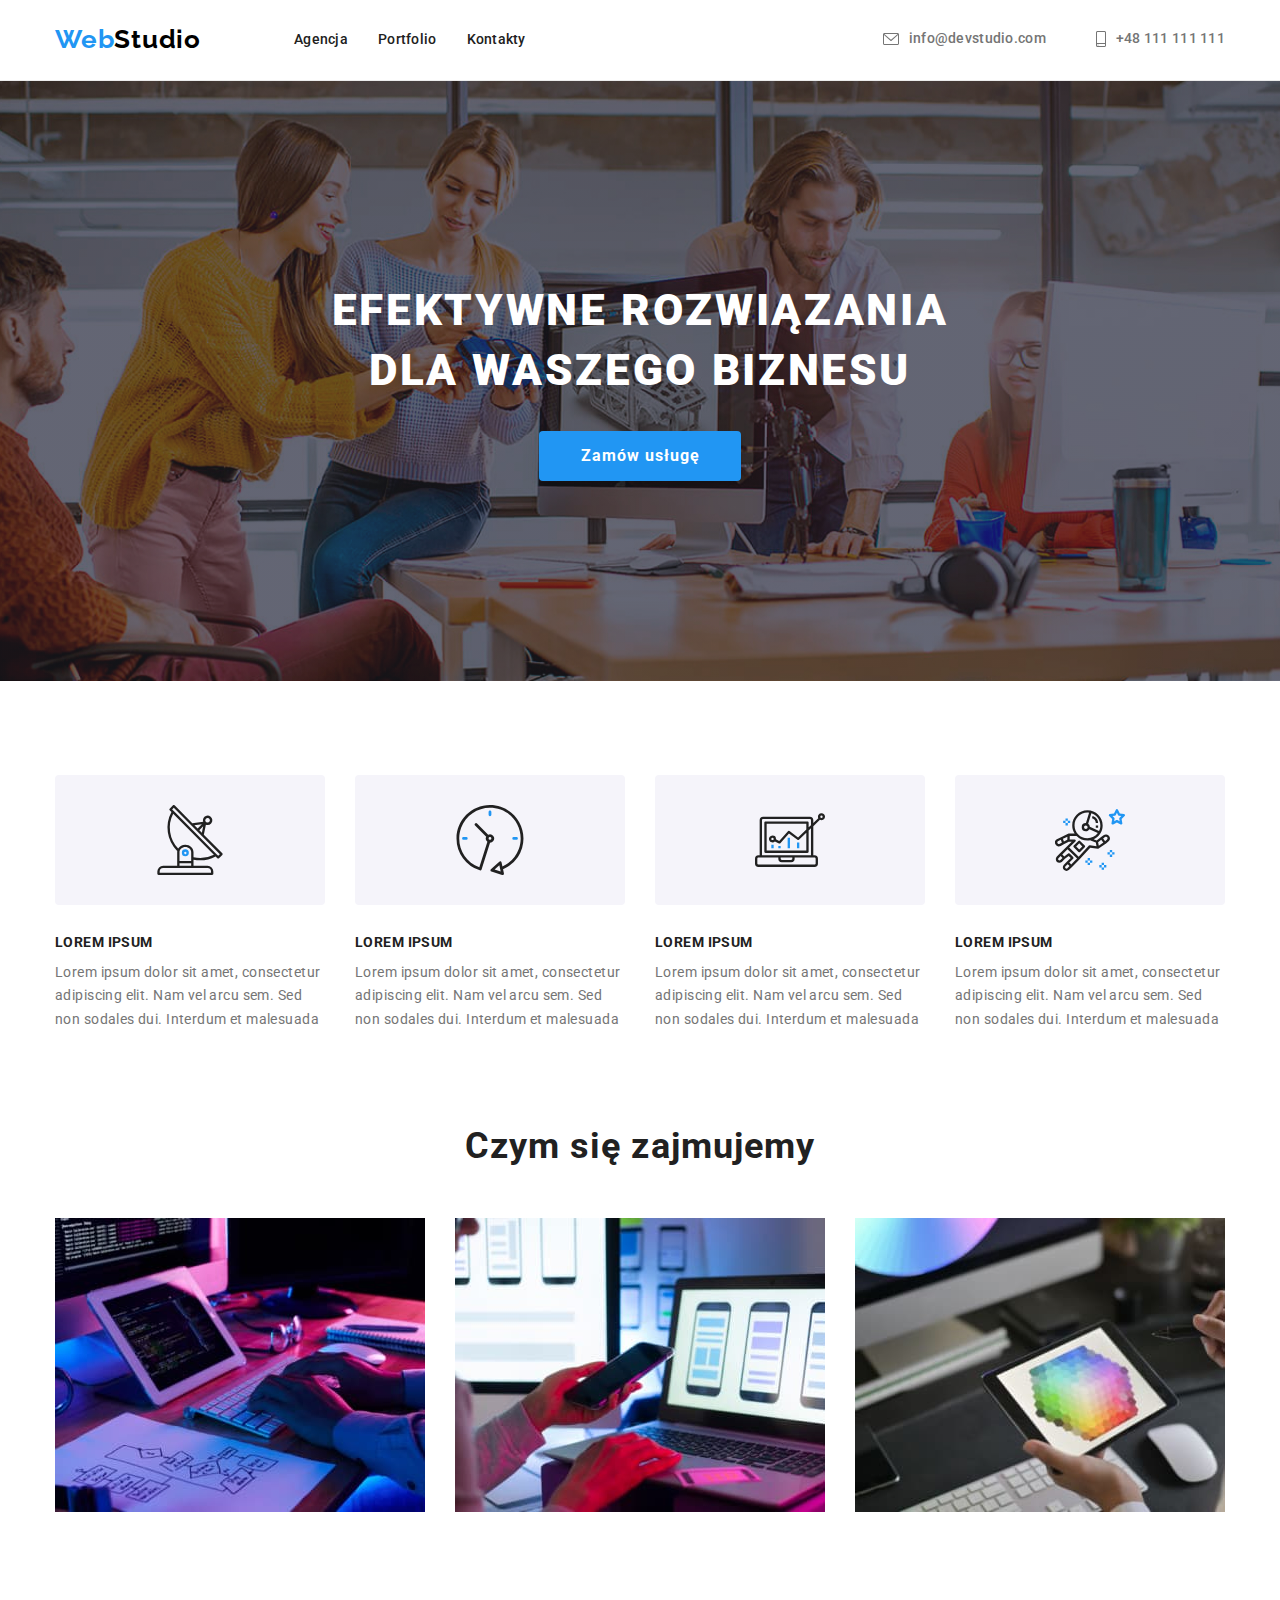
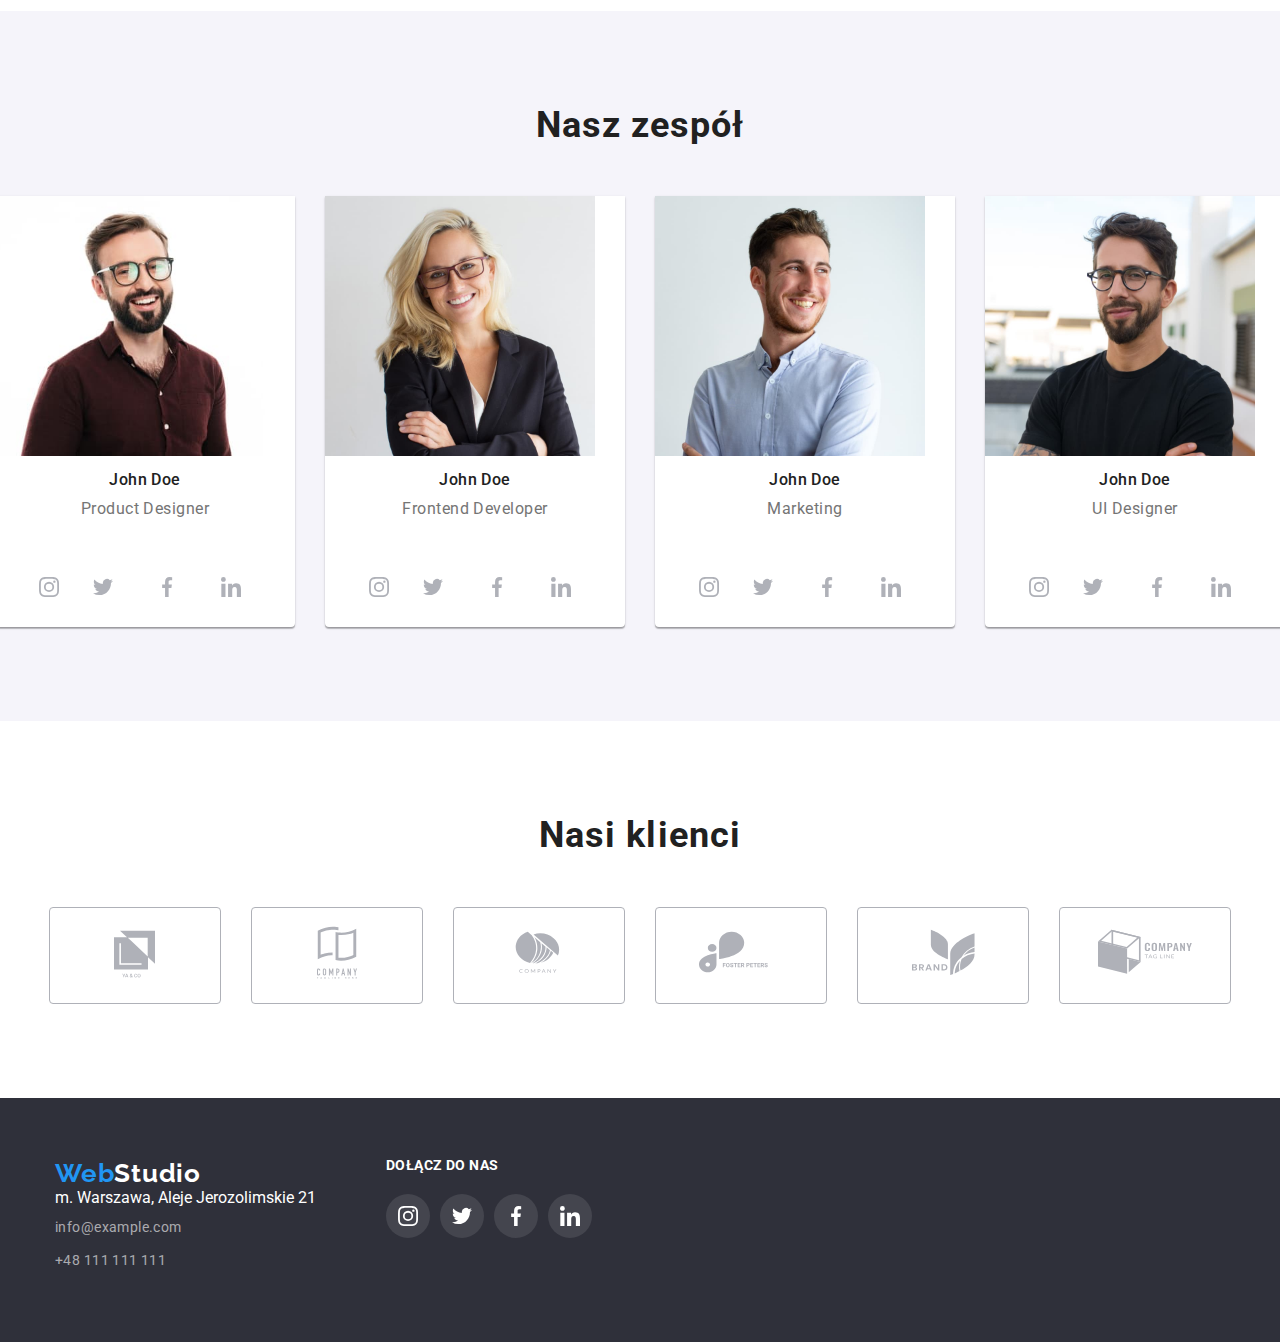
<file: index.html>
<!DOCTYPE html>
<html lang="pl">
    <head>
        <meta charset="utf-8" />
        <title>Studio</title>
        <link
            rel="stylesheet"
            href="https://cdnjs.cloudflare.com/ajax/libs/modern-normalize/1.0.0/modern-normalize.min.css"
        />
        <link rel="stylesheet" href="./css/styles.css" />
        <link rel="preconnect" href="https://fonts.googleapis.com" />
        <link rel="preconnect" href="https://fonts.gstatic.com" crossorigin />
        <link
            href="https://fonts.googleapis.com/css2?family=Raleway:wght@700&family=Roboto:wght@400;500;700;900&display=swap"
            rel="stylesheet"
        />
    </head>
    <body>
        <header class="page-header">
            <div class="container">
                <nav>

                
                    <a href="index.html"
                        >Web<span class="studio-black">Studio</span></a
                    >
                    <ul class="nav-list">
                        <li><a href="#">Agencja</a></li>
                        <li><a href="portfolio.html">Portfolio</a></li>
                        <li><a href="#">Kontakty</a></li>
                    </ul>
                </nav>
                <aside class="contacts">
                    <div class="mail">
                    <a href="mailto:info@devstudio.com"><svg class="envelope-icon" width="16" height="12">
                        <use href="./images/icons.svg#message"></use>
                    </svg>info@devstudio.com</a>
                    
                    </div>
                    <div class="tel">
                    <a href="tel:48111111111"><svg class="smartphone-icon" width="10" height="16">
                        <use href="./images/icons.svg#phone"></use>
                        </svg>+48 111 111 111</a>
                    </div>
                </aside>
            </div>
        </header>
        <main>
            <section class="section-content">
                <div class="container heading">
                    <h1 class="first-heading">
                        EFEKTYWNE ROZWIĄZANIA <br />
                        DLA WASZEGO BIZNESU
                    </h1>
                    <button class="order" type="button">
                        <span class="text-order">Zamów usługę</span>
                    </button>
                </div>
            </section>

            <section class="section-list">
                <div class="container">
                    <ul class="lorem-list">
                        <li>
                            <div class="our-atributes">
                                <svg width="70" height="70">
                                    <use href="./images/icons.svg#satelite"></use>
                                </svg>
                            </div>
                            <h3>LOREM IPSUM</h3>
                            <p>
                                Lorem ipsum dolor sit amet, consectetur
                                adipiscing elit. Nam vel arcu sem. Sed non
                                sodales dui. Interdum et malesuada
                            </p>
                        </li>
                        <li>
                            <div class="our-atributes">
                                <svg width="70" height="70">
                                    <use href="./images/icons.svg#clock"></use>
                                </svg>
                            </div>
                            <h3>LOREM IPSUM</h3>
                            <p>
                                Lorem ipsum dolor sit amet, consectetur
                                adipiscing elit. Nam vel arcu sem. Sed non
                                sodales dui. Interdum et malesuada
                            </p>
                        </li>
                        <li>
                            <div class="our-atributes">
                                <svg width="70" height="70">
                                    <use href="./images/icons.svg#diagram1"></use>
                                </svg>
                            </div>
                            <h3>LOREM IPSUM</h3>
                            <p>
                                Lorem ipsum dolor sit amet, consectetur
                                adipiscing elit. Nam vel arcu sem. Sed non
                                sodales dui. Interdum et malesuada
                            </p>
                        </li>
                        <li>
                            <div class="our-atributes">
                                <svg width="70" height="70">
                                    <use href="./images/icons.svg#astronaut"></use>
                                </svg>
                            </div>
                            <h3>LOREM IPSUM</h3>
                            <p>
                                Lorem ipsum dolor sit amet, consectetur
                                adipiscing elit. Nam vel arcu sem. Sed non
                                sodales dui. Interdum et malesuada
                            </p>
                        </li>
                    </ul>
                </div>
            </section>

            <section class="section">
                <h2 class="second-heading-one">Czym się zajmujemy</h2>
                <div class="container images">
                <ul class="images">
                    <li>
                        <img
                            src="images/tablet.jpg"
                            alt="tablet"
                            width="370"
                            height="294"
                        />
                    </li>
                    <li>
                        <img
                            src="images/laptop.jpg"
                            alt="laptop"
                            width="370"
                            height="294"
                        />
                    </li>
                    <li>
                        <img
                            src="images/telephone.jpg"
                            alt="telephone"
                            width="370"
                            height="294"
                        />
                    </li>
                </ul>
                </div>
            </section>

            <section class="section-cards">
                <h2 class="second-heading">Nasz zespół</h2>
                <div class="container">
                <ul class="cards">
                    <li>
                        <figure>
                            <img class="image"
                                src="images/p1.jpg"
                                alt="a man with glassess"
                                width="270"
                                height="260"
                            />
                            <figcaption class="job-list">
                                <h3>John Doe</h3>
                                <span>Product Designer</span>
                            </figcaption>
                        </figure>
                        <div class="social-media">
                        <a class="instagram-icon" href="#"><svg width="20" height="20">
                            <use href="./images/icons.svg#instagram"></use>
                        </svg></a>
                        <a class="twitter-icon" href="#"><svg width="20" height="20">
                            <use href="./images/icons.svg#twitter"></use>
                        </svg></a>
                        <a class="facebook-icon"><svg width="20" height="20">
                            <use href="./images/icons.svg#facebook"></use>
                        </svg></a>
                        <a class="linkedin-icon"><svg width="20" height="20">
                            <use href="./images/icons.svg#likedin"></use>
                        </svg></a>
                        </div>
                    </li>
                    <li>
                        <figure>
                            <img class="image"
                                src="images/p2.jpg"
                                alt="a woman with blond hair"
                                width="270"
                                height="260"
                            />
                            <figcaption class="job-list">
                                <h3>John Doe</h3>
                                <span>Frontend Developer</span>
                            </figcaption>
                        </figure>
                        <div class="social-media">
                            <a class="instagram-icon" href="#"><svg width="20" height="20">
                                <use href="./images/icons.svg#instagram"></use>
                            </svg></a>
                            <a class="twitter-icon" href="#"><svg width="20" height="20">
                                <use href="./images/icons.svg#twitter"></use>
                            </svg></a>
                            <a class="facebook-icon"><svg width="20" height="20">
                                <use href="./images/icons.svg#facebook"></use>
                            </svg></a>
                            <a class="linkedin-icon"><svg width="20" height="20">
                                <use href="./images/icons.svg#likedin"></use>
                            </svg></a>
                            </div>  
                    </li>
                    <li>
                        <figure>
                            <img class="image"
                                src="images/p3.jpg"
                                alt="a man in blue shirt"
                                width="270"
                                height="260"
                            />

                            <figcaption class="job-list">
                                <h3>John Doe</h3>
                                <span> Marketing</span>
                            </figcaption>
                        </figure>
                        <div class="social-media">
                            <a class="instagram-icon" href="#"><svg width="20" height="20">
                                <use href="./images/icons.svg#instagram"></use>
                            </svg></a>
                            <a class="twitter-icon" href="#"><svg width="20" height="20">
                                <use href="./images/icons.svg#twitter"></use>
                            </svg></a>
                            <a class="facebook-icon"><svg width="20" height="20">
                                <use href="./images/icons.svg#facebook"></use>
                            </svg></a>
                            <a class="linkedin-icon"><svg width="20" height="20">
                                <use href="./images/icons.svg#likedin"></use>
                            </svg></a>
                            </div>  
                    </li>
                    <li>
                        <figure>
                            <img class="image"
                                src="images/p4.jpg"
                                alt="a man in a T-shirt"
                                width="270"
                                height="260"
                            />
                            <figcaption class="job-list">
                                <h3>John Doe</h3>
                                <span> UI Designer</span>
                            </figcaption>
                        </figure>
                        <div class="social-media">
                            <a class="instagram-icon" href="#"><svg width="20" height="20">
                                <use href="./images/icons.svg#instagram"></use>
                            </svg></a>
                            <a class="twitter-icon" href="#"><svg width="20" height="20">
                                <use href="./images/icons.svg#twitter"></use>
                            </svg></a>
                            <a class="facebook-icon" href="#"><svg width="20" height="20">
                                <use href="./images/icons.svg#facebook"></use>
                            </svg></a>
                            <a class="linkedin-icon" href="#"><svg width="20" height="20">
                                <use href="./images/icons.svg#likedin"></use>
                            </svg></a>
                            </div>
                    </li>
                </ul>
                </div>
                <section class="section clients">
                    <h2 class="third-heading">Nasi klienci</h2>
                    <div>
                        <ul class="container-clients">
                            <li class="signs"><svg class="logos" width="106" height="61">
                            <use href="./images/icons.svg#logo1"></use>
                        </svg></li>
                        <li class="signs"><svg class="logos" width="106" height="61">
                            <use href="./images/icons.svg#logo2"></use>
                        </svg></li>
                        <li class="signs"><svg class="logos" width="106" height="60">
                            <use href="./images/icons.svg#logo3"></use>
                        </svg></li>
                        <li class="signs"><svg class="logos"  width="106" height="60">
                            <use href="./images/icons.svg#logo4"></use>
                        </svg></li>
                        <li class="signs"><svg class="logos" width="106" height="60">
                            <use href="./images/icons.svg#logo5"></use>
                        </svg></li>
                        <li class="signs"><svg class="logos" width="106" height="60">
                            <use href="./images/icons.svg#logo6"></use>
                        </svg></li>
                    </ul></div>

</section>

<footer class="footer-wrapper">
    
    <div class="container footer">
        <div class="two-elements">
   <div> <a class="logo" href="index.html"
        >Web<span class="studio-white">Studio</span></a
    >
    <address class="company-info">
        <span>m. Warszawa, Aleje Jerozolimskie 21</span>
        <div class="second-contacts">
            <a href="info@example.com">info@example.com</a>
            <a href="+48111111111">+48 111 111 111</a></div>
        </div>
        <div>
            <h4 class="join">DOŁĄCZ DO NAS</h4>
            <div class="join-us">
               <a class="join-us-svg" href="#"><svg width="20" height="20">
                <use href="./images/icons.svg#instagram"></use>
            </svg></a>
            <a class="join-us-svg" href="#"><svg width="20" height="20">
                <use href="./images/icons.svg#twitter"></use>
            </svg></a>
            <a class="join-us-svg" href="#"><svg width="20" height="20">
                <use href="./images/icons.svg#facebook"></use>
            </svg></a>
            <a class="join-us-svg" href="#"><svg width="20" height="20">
                <use class="join-us-svg" href="./images/icons.svg#likedin"></use>
            </svg></a></div>
            </div>
        </div>
            </address>
</div>
</div>
</footer>
</body>
</html>
</file>
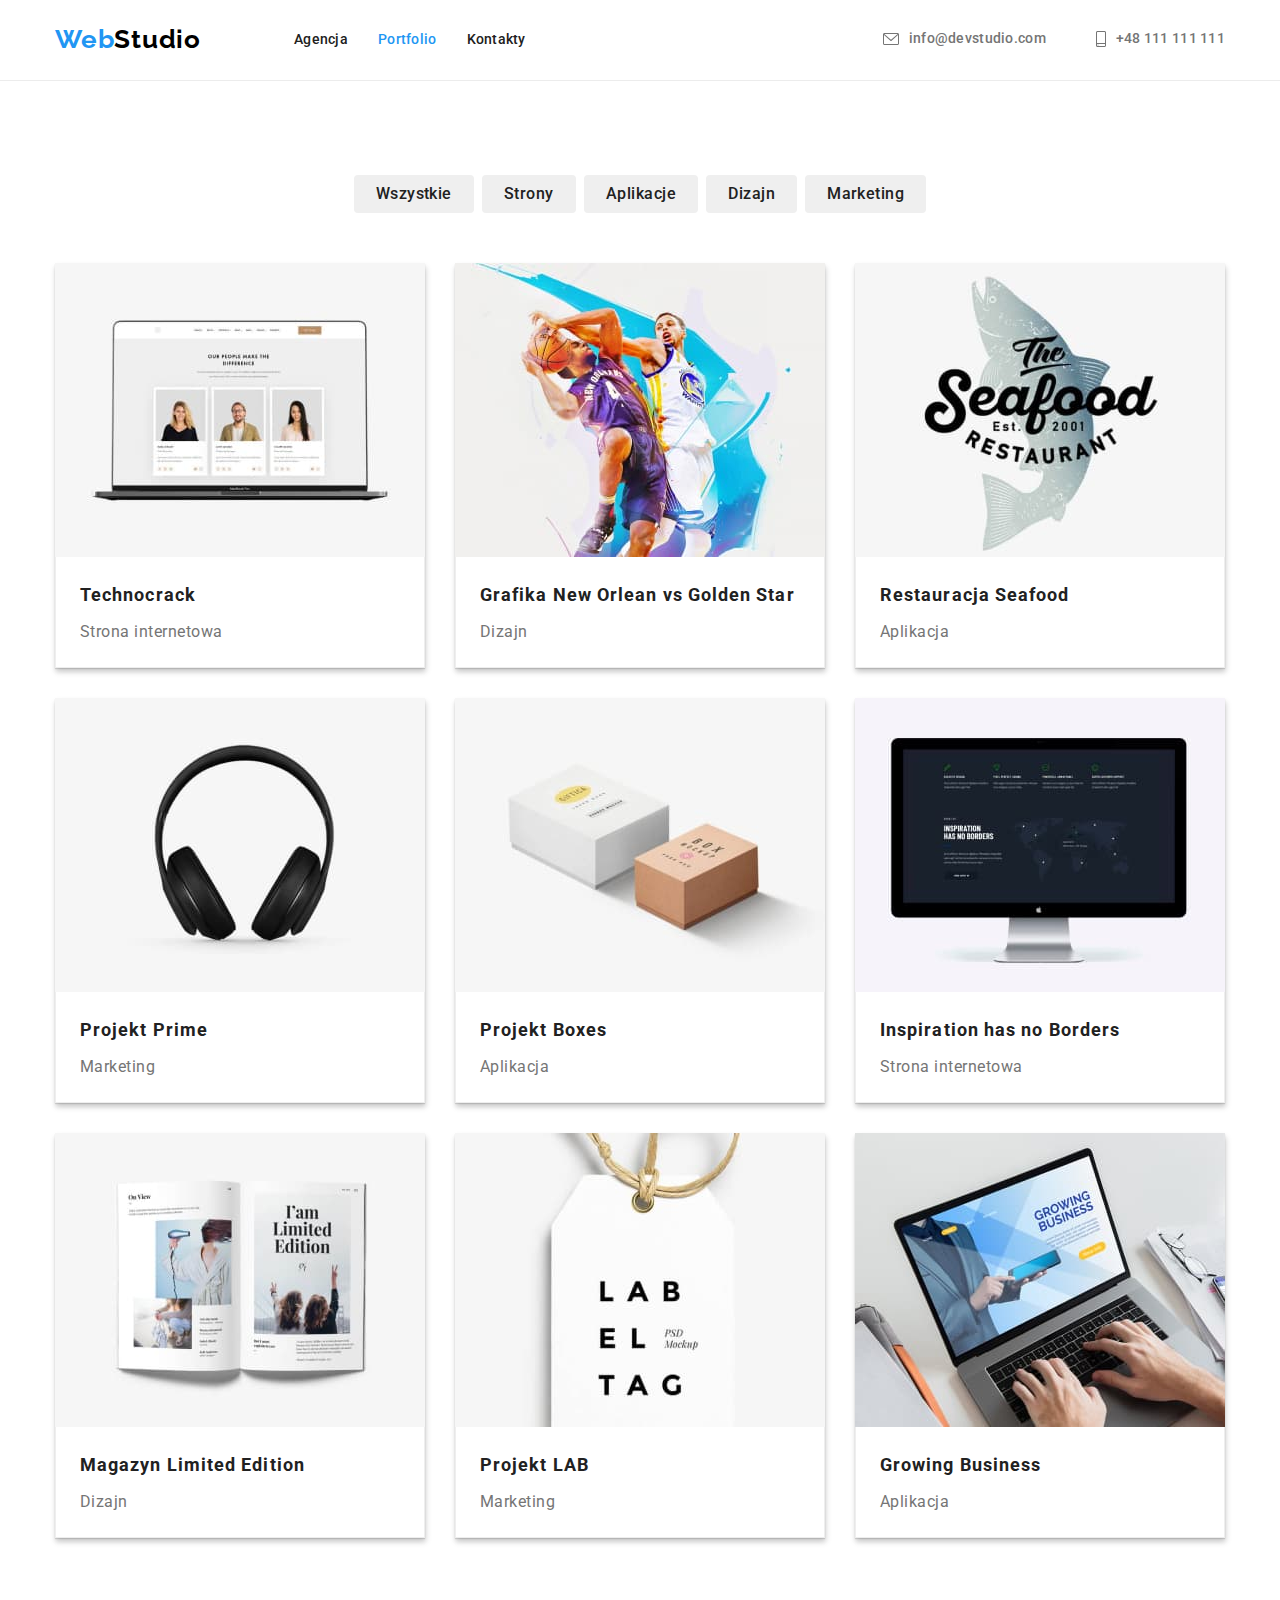
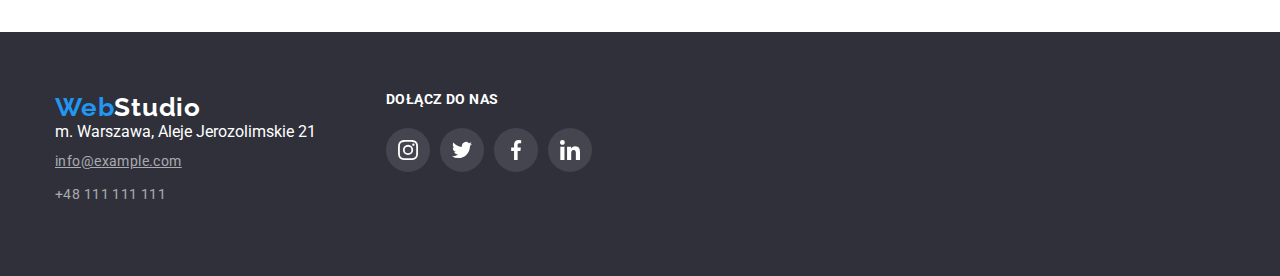
<file: portfolio.html>
<!DOCTYPE html>
<html lang="pl">
    <head>
        <meta charset="utf-8" />
        <title>Portfolio</title>
        <link
            rel="stylesheet"
            href="https://cdnjs.cloudflare.com/ajax/libs/modern-normalize/1.0.0/modern-normalize.min.css"
        />
        <link rel="stylesheet" href="./css/styles.css" />
        <link rel="preconnect" href="https://fonts.googleapis.com" />
        <link rel="preconnect" href="https://fonts.gstatic.com" crossorigin />
        <link
            href="https://fonts.googleapis.com/css2?family=Raleway:wght@700&family=Roboto:wght@400;500;700;900&display=swap"
            rel="stylesheet"
        />
    </head>
    <body>
        <header class="page-header">
            <div class="container header">
                <nav>
                    <a href="index.html"
                        >Web<span class="studio-black">Studio</span></a
                    >
                    <ul class="nav-list">
                        <li><a href="#">Agencja</a></li>
                        <li>
                            <a class="nav-link" href="portfolio.html"
                                >Portfolio</a
                            >
                        </li>
                        <li><a href="#">Kontakty</a></li>
                    </ul>
                </nav>
                <aside class="contacts">
                    <div class="mail">
                    <a href="mailto:info@devstudio.com"><svg class="envelope-icon" width="16" height="12">
                        <use href="./images/icons.svg#message"></use>
                    </svg>info@devstudio.com</a>
                    
                    </div>
                    <div class="tel">
                    <a href="tel:48111111111"><svg class="smartphone-icon" width="10" height="16">
                        <use href="./images/icons.svg#phone"></use>
                        </svg>+48 111 111 111</a>
                    </div>
                </aside>
            </div>
        </header>
        <main>
            <div class="container buttons">
                <ul class="button-list">
                    <li><button type="button">Wszystkie</button></li>
                    <li><button type="button">Strony</button></li>
                    <li><button type="button">Aplikacje</button></li>
                    <li><button type="button">Dizajn</button></li>
                    <li><button type="button">Marketing</button></li>
                </ul>
            </div>
            <section class="section-portfolio">
                <div class="container list">
                    <ul class="project-list">
                        <li class="project-list-item">
                            <figure class="figure-item">
                                <img
                                    class="image"
                                    src="images/three-people.jpg"
                                    alt="photos of three people"
                                    width="370"
                                    height="294"
                                />
                                <figcaption class="figcaption-item">
                                    <h3>Technocrack</h3>
                                    <span>Strona internetowa</span>
                                </figcaption>
                            </figure>
                        </li>
                        <li class="project-list-item">
                            <figure>
                                <img class="image"
                                    src="images/basketballers.jpg"
                                    alt="basketball players in action"
                                    width="370"
                                    height="294"
                                />
                                <figcaption class="figcaption-item">
                                    <h3>Grafika New Orlean vs Golden Star</h3>
                                    <span>Dizajn</span>
                                </figcaption>
                            </figure>
                        </li>

                        <li class="project-list-item">
                            <figure>
                                <img class="image"
                                    src="images/seafood-restaurant.jpg"
                                    alt="a logo of the seafood restaurant "
                                    width="370"
                                    height="294"
                                />

                                <figcaption class="figcaption-item" >
                                    <h3>Restauracja Seafood</h3>
                                    <span>Aplikacja</span>
                                </figcaption>
                            </figure>
                        </li>
                        <li class="project-list-item">
                            <figure>
                                <img class="image"
                                    src="images/headphones.jpg"
                                    alt="a photo of the headphones"
                                    width="370"
                                    height="294"
                                />
                                <figcaption class="figcaption-item"">
                                    <h3>Projekt Prime</h3>
                                    <span>Marketing</span>
                                </figcaption>
                            </figure>
                        </li>
                        <li class="project-list-item">
                            <figure>
                                <img class="image"
                                    src="images/boxes.jpg"
                                    alt="a photo of two different boxes"
                                    width="370"
                                    height="294"
                                />
                                <figcaption class="figcaption-item">
                                    <h3>Projekt Boxes</h3>
                                    <span>Aplikacja</span>
                                </figcaption>
                            </figure>
                        </li>
                        <li class="project-list-item">
                            <figure>
                                <img class="image"
                                    src="images/screen.jpg"
                                    alt="a photo of a screen"
                                    width="370"
                                    height="294"
                                />
                                <figcaption class="figcaption-item"">
                                    <h3>Inspiration has no Borders</h3>
                                    <span>Strona internetowa</span>
                                </figcaption>
                            </figure>
                        </li>
                        <li class="project-list-item">
                            <figure>
                                <img class="image"
                                    src="images/book.jpg"
                                    alt="a photo of a book"
                                    width="370"
                                    height="294"
                                />
                                <figcaption class="figcaption-item">
                                    <h3>Magazyn Limited Edition</h3>
                                    <span>Dizajn</span>
                                </figcaption>
                            </figure>
                        </li>
                        <li class="project-list-item">
                            <figure>
                                <img class="image"
                                    src="images/label.jpg"
                                    alt="a photo of a label tag"
                                    width="370"
                                    height="294"
                                />
                                <figcaption class="figcaption-item" >
                                    <h3>Projekt LAB</h3>
                                    <span>Marketing</span>
                                </figcaption>
                            </figure>
                        </li>
                        <li class="project-list-item">
                            <figure>
                                <img class="image"
                                    src="images/notebook.jpg"
                                    alt="a photo of a notebook"
                                    width="370"
                                    height="294"
                                />
                                <figcaption class="figcaption-item" >
                                    <h3>Growing Business</h3>
                                    <span>Aplikacja</span>
                                </figcaption>
                            </figure>
                        </li>
                    </ul>
                </div>
            </section>
        </main>
        <footer class="footer-wrapper">
    
            <div class="container footer">
                <div class="two-elements">
           <div> <a class="logo" href="index.html"
                >Web<span class="studio-white">Studio</span></a
            >
            <address class="company-info">
                <span>m. Warszawa, Aleje Jerozolimskie 21</span>
                <div class="second-contacts">
                    <a href="info@example.com"><span>info@example.com</span></a>
                    <a href="+48111111111">+48 111 111 111</a></div>
                </div>
                <div>
                    <h4 class="join">DOŁĄCZ DO NAS</h4>
                    <div class="join-us">
                       <a class="join-us-svg" href="#"><svg width="20" height="20">
                        <use href="./images/icons.svg#instagram"></use>
                    </svg></a>
                    <a class="join-us-svg" href="#"><svg width="20" height="20">
                        <use href="./images/icons.svg#twitter"></use>
                    </svg></a>
                    <a class="join-us-svg" href="#"><svg width="20" height="20">
                        <use href="./images/icons.svg#facebook"></use>
                    </svg></a>
                    <a class="join-us-svg" href="#"><svg width="20" height="20">
                        <use class="join-us-svg" href="./images/icons.svg#likedin"></use>
                    </svg></a></div>
                    </div>
                </div>
                    </address>
        </div>
        </div>
        </footer>
        </body>
        </html>
</file>
<file: css/styles.css>
:root {
    --dodgerblue: #2196f3;
    --black: #000000;
    --white: #ffffff;
    --darkgrey: #212121;
    --lightgrey: #757575;
    --verydarkgrey: #2f303a;
    --clearwhite: #ffffff99;
    --verylightgrey: #afb1b8;
    --greybeinggradient: rgba(47, 48, 58, 0.4);
}
body {
    font-family: 'Roboto', sans-serif;
    color: var(--darkgrey);
}
ul,
p,
h1,
h2,
h3,
h4,
figure {
    margin: 0;
    padding: 0;
}
.container {
    max-width: 1200px;
    margin: 0 auto;
    padding: 0 15px;
}
.section-content {
    max-width: 1600px;
    margin: 0 auto;
    background-image: linear-gradient(
            var(--greybeinggradient),
            var(--greybeinggradient)
        ),
        url('../images/office.jpg');
    background-repeat: no-repeat;
    background-position: center;
    background-size: cover;
    background-color: var(--verydarkgrey);
}
.contacts a {
    text-decoration: none;
    font-weight: 500;
    font-size: 14px;
    line-height: 1.14;
    letter-spacing: 0.02em;
    color: var(--lightgrey);
}
.contacts a:hover,
.contacts a:focus {
    color: var(--dodgerblue);
}
.mail a:hover svg {
    fill: var(--dodgerblue);
}
.mail a:focus svg {
    fill: var(--dodgerblue);
}
.envelope-icon {
    fill: var(--lightgrey);
}
.envelope-icon:hover,
.envelope-icon:focus {
    fill: var(--dodgerblue);
}
.tel a:hover svg {
    fill: var(--dodgerblue);
}
.tel a:hover svg {
    fill: var(--dodgerblue);
}

.smartphone-icon {
    fill: var(--lightgrey);
}
.smartphone-icon:hover,
.smartphone-icon:focus {
    fill: var(--dodgerblue);
}
.mail a {
    display: flex;
    align-items: center;
    gap: 10px;
}
.tel a {
    display: flex;
    align-items: center;
    gap: 10px;
}
.our-atributes {
    display: flex;
    align-items: center;
    justify-content: center;
    gap: 30px;
    padding-bottom: 30px;
    border-radius: 4px;
    background-color: #f5f4fa;
    padding: 30px 0px;
    margin-bottom: 30px;
}
.logos {
    fill: #afb1b8;
}
.signs {
    padding: 15px 32px;
    border: 1px solid #afb1b8;
    border-radius: 4px;
}

.signs:hover,
.signs:focus {
    border-color: var(--dodgerblue);
    cursor: pointer;
}
.signs:hover svg,
.signs:focus svg {
    fill: var(--dodgerblue);
}

.clients {
    background-color: var(--white);
}
.container-clients {
    display: flex;
    gap: 30px;
    align-items: center;
    justify-content: center;
    list-style: none;
}

.social-media {
    display: flex;
    align-items: center;
    justify-content: space-between;
    gap: 10px;
    margin-top: 16px;
    margin-bottom: 18px;
    margin-left: 32px;
    margin-right: 32px;
}
.join {
    font-style: normal;
    font-style: bold;
    font-size: 14px;
    line-height: 1.14;
    letter-spacing: 0.03em;
    color: var(--white);
    padding-bottom: 20px;
}
.join-us {
    gap: 10px;
    display: flex;
}
.join-us-svg {
    background: rgba(255, 255, 255, 0.1);
    width: 44px;
    height: 44px;
    border-radius: 50%;
    display: flex;
    justify-content: center;
    align-items: center;
    fill: var(--white);
}
.join-us-svg:hover,
.join-us-svg:focus {
    background-color: var(--dodgerblue);
    cursor: pointer;
}
.instagram-icon {
    fill: var(--verylightgrey);
    width: 44px;
    height: 44px;
    border-radius: 50%;
    display: flex;
    justify-content: center;
    align-items: center;
}
.instagram-icon:hover,
.instagram-icon:focus {
    background-color: var(--dodgerblue);
    cursor: pointer;
}
.instagram-icon:hover svg {
    fill: var(--white);
}

.twitter-icon {
    margin-right: 10px;
    fill: var(--verylightgrey);
    width: 44px;
    height: 44px;
    border-radius: 50%;
    display: flex;
    justify-content: center;
    align-items: center;
}
.twitter-icon:hover,
.twitter-icon:focus {
    background-color: var(--dodgerblue);
    cursor: pointer;
}
.twitter-icon:hover svg {
    fill: var(--white);
}
.facebook-icon {
    margin-right: 10px;
    fill: var(--verylightgrey);
    width: 44px;
    height: 44px;
    border-radius: 50%;
    display: flex;
    justify-content: center;
    align-items: center;
}
.facebook-icon:hover,
.facebook-icon:focus {
    background-color: var(--dodgerblue);
    cursor: pointer;
}
.facebook-icon:hover svg {
    fill: var(--white);
}
.linkedin-icon {
    margin-right: 10px;
    fill: var(--verylightgrey);
    width: 44px;
    height: 44px;
    border-radius: 50%;
    display: flex;
    justify-content: center;
    align-items: center;
}
.linkedin-icon:hover,
.linkedin-icon:focus {
    background-color: var(--dodgerblue);
    cursor: pointer;
}
.linkedin-icon:hover svg {
    fill: var(--white);
}
.instagram {
    margin-right: 10px;
    border-radius: 50%;
    fill: var(--white);
    background-color: var(--verylightgrey);
}
.instagram:hover,
.instagram:focus {
    background-color: var(--dodgerblue);
}
.twitter {
    margin-right: 10px;
    fill: var(--white);
}
.twitter:hover,
.twitter:focus {
    fill: var(--dodgerblue);
}
.facebook {
    margin-right: 10px;
    fill: var(--white);
}
.facebook:hover,
.facebook:focus {
    fill: var(--dodgerblue);
}

.linkedin {
    margin-right: 10px;
    fill: var(--white);
}
.linkedin:hover,
.linkedin:focus {
    fill: var(--dodgerblue);
}

.heading {
    display: flex;
    flex-direction: column;
    align-items: center;
    padding-top: 200px;
    padding-bottom: 200px;
}
.first-heading {
    font-weight: 900;
    font-size: 44px;
    line-height: 1.36;
    letter-spacing: 0.06em;
    text-transform: uppercase;
    color: var(--white);
    text-align: center;
    padding-bottom: 30px;
}
.order {
    display: flex;
    flex-wrap: nowrap;
    align-items: center;
    height: 50px;
    background-color: var(--dodgerblue);
    box-shadow: 0px 4px 4px rgba(0, 0, 0, 0.15);
    border-radius: 4px;
    outline: none;
    border: none;
    cursor: pointer;
    padding: 10px 41px 10px 42px;
}
.text-order {
    font-weight: 700;
    font-size: 16px;
    line-height: 1.88;
    text-align: center;
    letter-spacing: 0.06em;
    color: var(--white);
}

.section {
    padding: 94px 0;
}
.page-header {
    border-bottom-width: 1px;
    border-bottom-style: solid;
    border-bottom-color: #ececec;
}
.page-header > .container {
    display: flex;
    align-items: center;
    justify-content: space-between;
    padding-top: 24px;
    padding-bottom: 25px;
}
.page-header > .container > nav {
    display: flex;
    gap: 93px;
    align-items: center;
}
.page-header > .container > aside {
    display: flex;
    gap: 50px;
}
.page-header > .container > nav > .nav-list {
    display: flex;
    gap: 30px;
}
.page-header > .container > nav > a {
    font-family: 'Raleway';
    font-weight: 700;
    font-size: 26px;
    line-height: 1.19;
    /* identical to box height */
    letter-spacing: 0.03em;
    color: var(--dodgerblue);
    text-decoration: none;
}
.lorem-list {
    display: flex;
    list-style: none;
    justify-content: center;
    gap: 30px;
}
.list {
    padding-bottom: 0px;
}

.lorem-list h3 {
    font-weight: 700;
    font-size: 14px;
    line-height: 1.14;
    letter-spacing: 0.03em;
    text-transform: uppercase;
    color: var(--darkgrey);
    padding-bottom: 10px;
}

.lorem-list p {
    font-size: 14px;
    line-height: 1.71;
    letter-spacing: 0.03em;
    color: var(--lightgrey);
    gap: 30px;
    justify-content: flex-start;
}

.studio-black {
    color: var(--black);
}
.studio-white {
    color: var(--white);
}

.nav-list {
    list-style: none;
}
.nav-list a {
    color: var(--darkgrey);
    text-decoration: none;
    font-weight: 500;
    font-size: 14px;
    line-height: 1.14;
    letter-spacing: 0.02em;
}
.nav-list .nav-link {
    text-decoration: none;
    font-weight: 500;
    font-size: 14px;
    line-height: 1.14;
    letter-spacing: 0.02em;
    color: var(--dodgerblue);
}

.nav-list a:hover,
.nav-list a:focus {
    color: var(--dodgerblue);
}

.nav-link {
    color: var(--dodgerblue);
}
.button-list {
    display: flex;
    justify-content: center;
    gap: 8px;
    padding-top: 94px;
    list-style: none;
}

.button-list button {
    font-weight: 500;
    font-size: 16px;
    line-height: 1.62;
    letter-spacing: 0.03em;
    color: var(--darkgrey);
    outline: none;
    border: none;
    border-radius: 4px;
    cursor: pointer;
    padding: 6px 22px;
}
.button-list button:hover,
.button-list button:focus {
    box-shadow: 0px 3px 1px rgba(0, 0, 0, 0.1), 0px 1px 2px rgba(0, 0, 0, 0.08),
        0px 2px 2px rgba(0, 0, 0, 0.12);
}

.button-list button:hover,
.button-list button:focus {
    color: var(--white);
    background-color: var(--dodgerblue);
}
.section-list {
    padding-top: 94px;
    padding-bottom: 0px;
}
.section-portfolio {
    padding-top: 50px;
    padding-bottom: 94px;
}
.second-heading {
    font-weight: 700;
    font-size: 36px;
    line-height: 1.16;
    letter-spacing: 0.03em;
    text-align: center;
    padding-top: 94px;
    padding-bottom: 50px;
}
.second-heading-one {
    font-weight: 700;
    font-size: 36px;
    line-height: 1.16;
    letter-spacing: 0.03em;
    text-align: center;
    padding-bottom: 50px;
}

.third-heading {
    font-weight: 700;
    font-size: 36px;
    line-height: 1.16;
    letter-spacing: 0.03em;
    text-align: center;
    padding-top: 0px;
    padding-bottom: 50px;
}
.images {
    display: flex;
    flex-direction: row;
    justify-content: center;
    list-style: none;
    gap: 30px;
}
.section-cards {
    background-color: #f5f4fa;
}
.cards {
    display: flex;
    flex-direction: row;
    justify-content: center;
    list-style: none;
    gap: 30px;
    padding-bottom: 94px;
}
.cards li {
    background: #ffffff;
    /* material shadow v1 */
    box-shadow: 0px 1px 3px rgba(0, 0, 0, 0.12), 0px 1px 1px rgba(0, 0, 0, 0.14),
        0px 2px 1px rgba(0, 0, 0, 0.2);
    border-radius: 0px 0px 4px 4px;
}
.logo {
    font-family: 'Raleway';
    font-weight: 700;
    font-size: 26px;
    line-height: 1.19;
    letter-spacing: 0.03em;
    color: var(--dodgerblue);
    text-decoration: none;
}

.footer {
    display: flex;
    flex-direction: column;
    justify-content: flex-start;
    padding-top: 60px;
    padding-bottom: 60px;
}

.footer-wrapper {
    font-style: normal;
    background-color: var(--verydarkgrey);
}
.footer-wrapper .company-info {
    background-color: var(--verydarkgrey);
    color: var(--white);
}
.company-info span {
    font-style: normal;
    padding-top: 20px;
    padding-bottom: 9px;
}
.two-elements {
    display: flex;
    justify-content: flex-start;
    gap: 70px;
}

.address {
    font-size: 14px;
    line-height: 1.71;
    letter-spacing: 0.03em;
    color: var(--white);
}
.second-contacts {
    display: flex;
    flex-direction: column;
    justify-content: flex-start;
    font-style: normal;
    padding-top: 9px;
}
.second-contacts a {
    text-decoration: none;
    font-size: 14px;
    line-height: 1.71;
    letter-spacing: 0.03em;
    color: var(--clearwhite);
    padding-bottom: 9px;
}

.second-contacts span {
    font-size: 14px;
    letter-spacing: 0.03em;
    text-decoration-line: underline;
    line-height: 1.71;
    letter-spacing: 0.03em;
    color: var(--clearwhite);
}
.second-contacts a:hover,
.second-contacts a:focus {
    color: var(--dodgerblue);
}
.section {
    padding: 94px 0;
}
.project-list {
    list-style: none;
    display: flex;
    flex-wrap: wrap;
    flex-basis: calc((100%-60px) / 3);
    gap: 30px;
}
.project-list-item {
    display: flex;
    align-items: flex-start;
    box-shadow: 0px 1px 1px rgba(0, 0, 0, 0.12), 0px 4px 4px rgba(0, 0, 0, 0.06),
        1px 4px 6px rgba(0, 0, 0, 0.16);
    cursor: pointer;
}
.figcaption-item {
    display: flex;
    flex-direction: column;
    background: #ffffff;
    border-right: 1px solid #eeeeee;
    border-bottom: 1px solid #eeeeee;
    border-left: 1px solid #eeeeee;
    padding: 20px 24px;
}
.project-list h3 {
    font-weight: 700;
    font-size: 18px;
    line-height: 2;
    letter-spacing: 0.06em;
    text-align: left;
    color: var(--darkgrey);
    padding-bottom: 4px;
}

.project-list span {
    font-size: 16px;
    line-height: 1.87;
    letter-spacing: 0.03em;
    text-align: left;
    color: var(--lightgrey);
}

.job-list {
    display: flex;
    flex-direction: column;
    list-style: none;
    background-color: var(--white);
}

.image > .job-list {
    flex-grow: 1;
}

.image {
    display: block;
}

.job-list h3 {
    font-weight: 500;
    font-size: 16px;
    line-height: 1.18;
    letter-spacing: 0.03em;
    color: var(--darkgrey);
    text-align: center;
    padding-top: 15px;
    padding-bottom: 5px;
}

.job-list span {
    font-size: 16px;
    line-height: 1.18;
    letter-spacing: 0.03em;
    color: var(--lightgrey);
    text-align: center;
    padding-top: 5px;
    padding-bottom: 30px;
}
</file>
